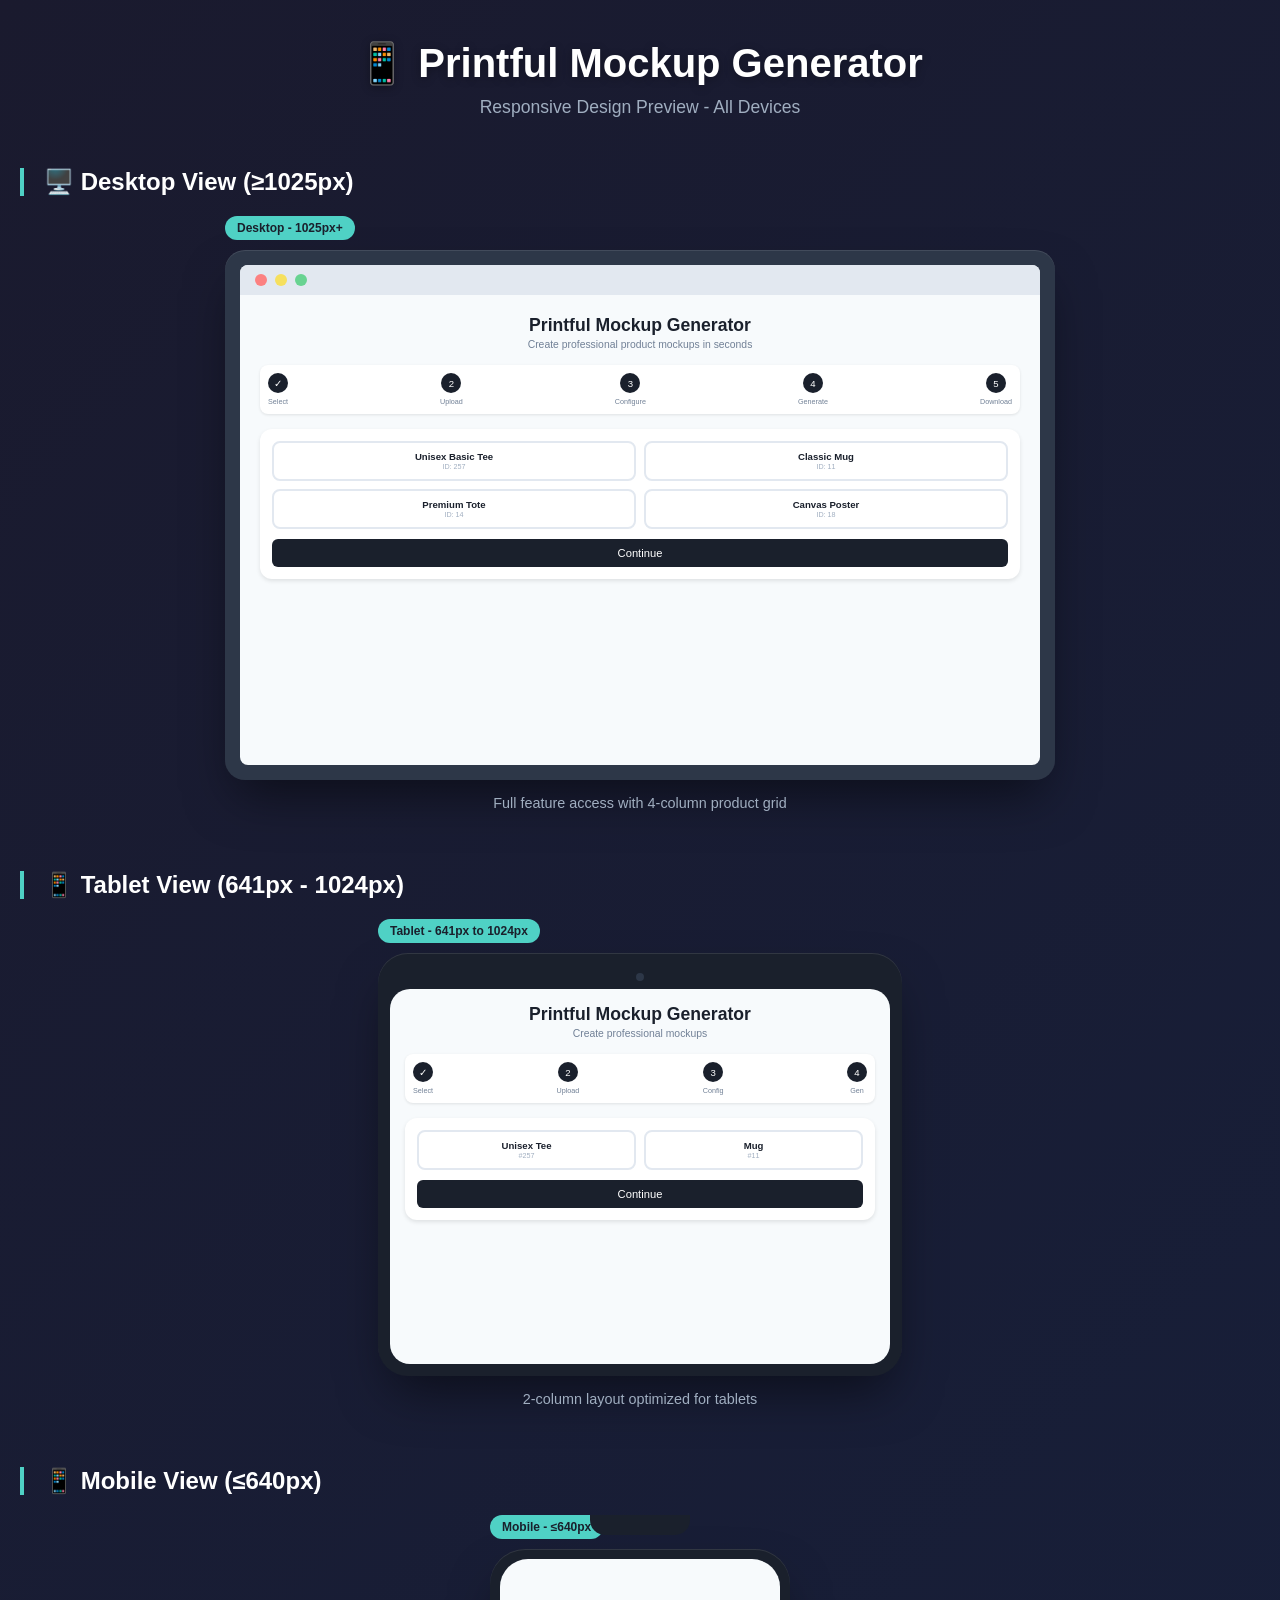
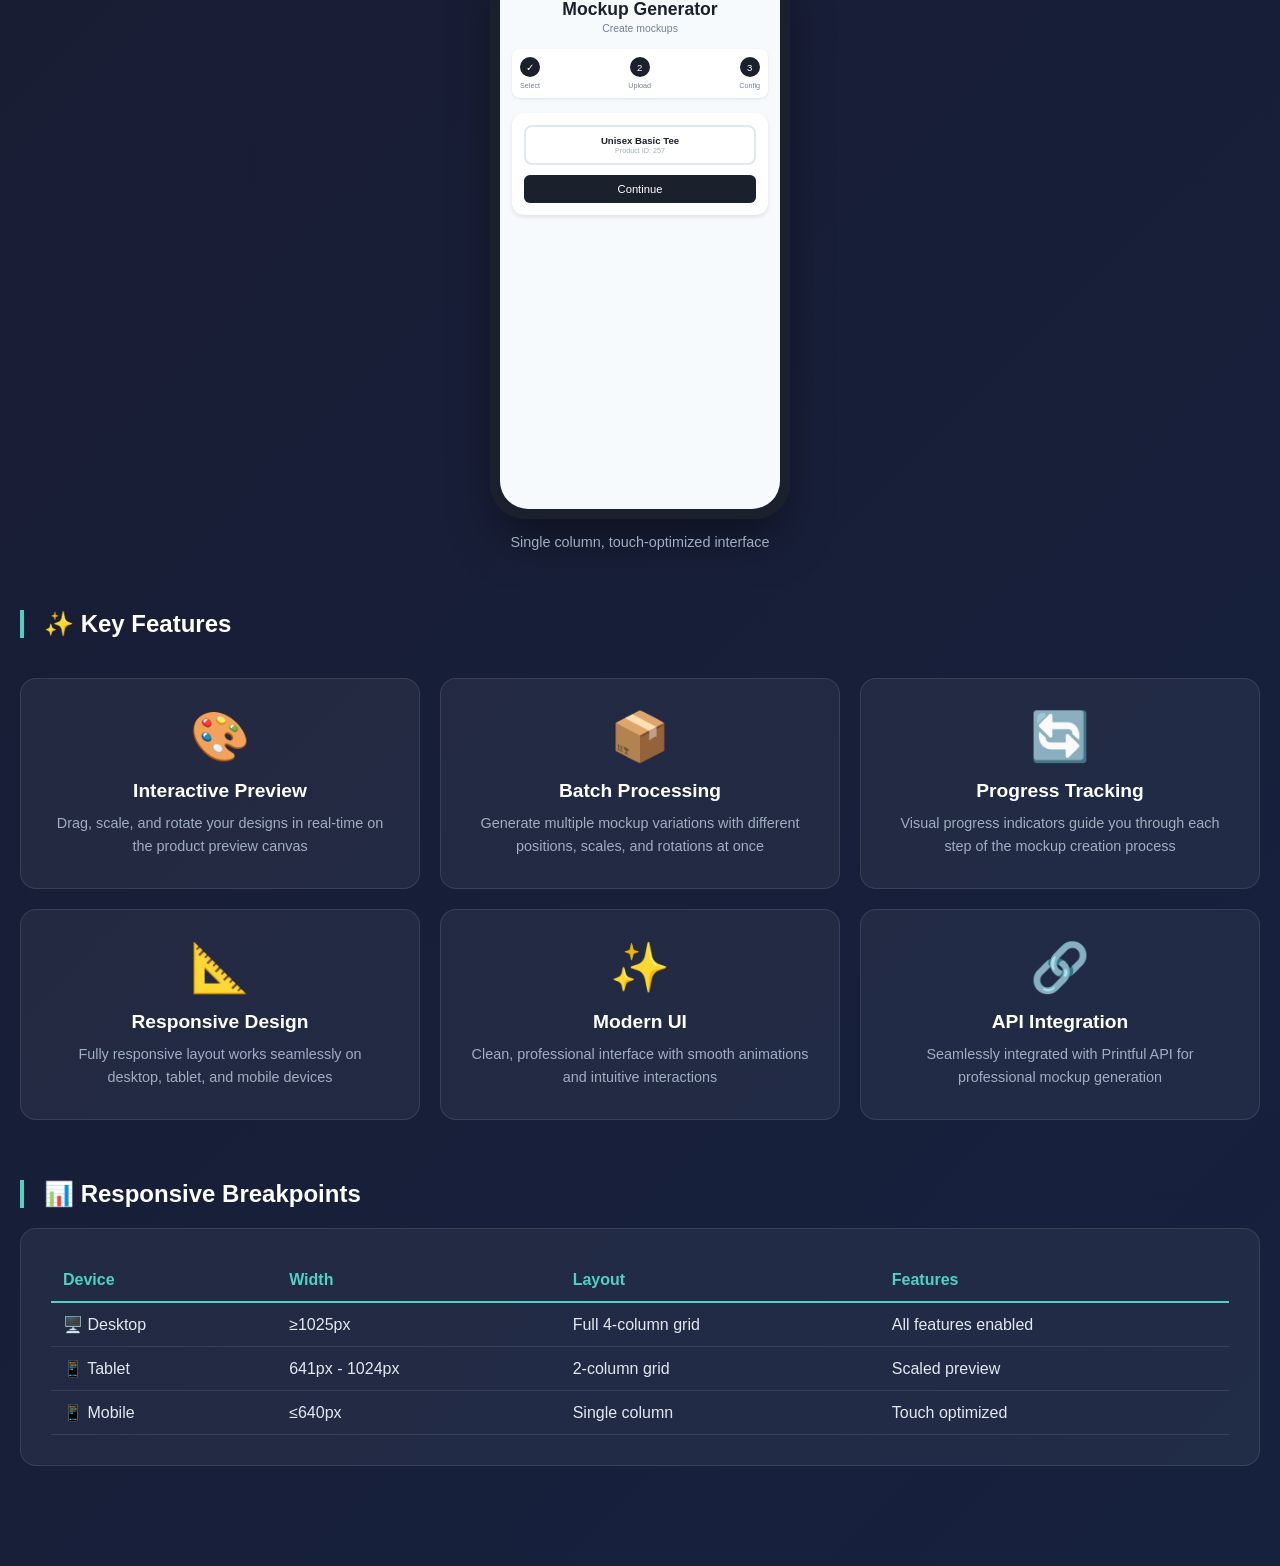
<file: PREVIEW_MOCKUPS.html>
<!doctype html>
<html lang="en">
  <head>
    <meta charset="UTF-8" />
    <meta name="viewport" content="width=device-width, initial-scale=1.0" />
    <title>Printful Mockup Generator - Device Preview</title>
    <style>
      * {
        margin: 0;
        padding: 0;
        box-sizing: border-box;
      }

      body {
        font-family: "Segoe UI", Tahoma, Geneva, Verdana, sans-serif;
        background: linear-gradient(135deg, #1a1a2e 0%, #16213e 100%);
        min-height: 100vh;
        padding: 40px 20px;
      }

      .preview-header {
        text-align: center;
        margin-bottom: 50px;
      }

      .preview-header h1 {
        color: white;
        font-size: 2.5rem;
        margin-bottom: 10px;
        text-shadow: 0 2px 10px rgba(0, 0, 0, 0.3);
      }

      .preview-header p {
        color: #a0aec0;
        font-size: 1.1rem;
      }

      .preview-section {
        margin-bottom: 60px;
      }

      .preview-section h2 {
        color: white;
        font-size: 1.5rem;
        margin-bottom: 20px;
        padding-left: 20px;
        border-left: 4px solid #4fd1c5;
      }

      .device-container {
        display: flex;
        justify-content: center;
        align-items: flex-start;
        gap: 40px;
        flex-wrap: wrap;
      }

      /* Desktop Preview */
      .desktop-wrapper {
        perspective: 1000px;
      }

      .desktop-frame {
        background: #2d3748;
        border-radius: 20px;
        padding: 15px;
        box-shadow:
          0 25px 50px -12px rgba(0, 0, 0, 0.5),
          inset 0 1px 0 rgba(255, 255, 255, 0.1);
      }

      .desktop-screen {
        width: 800px;
        height: 500px;
        background: #f7fafc;
        border-radius: 8px;
        overflow: hidden;
        position: relative;
      }

      .desktop-toolbar {
        height: 30px;
        background: #e2e8f0;
        display: flex;
        align-items: center;
        padding: 0 15px;
        gap: 8px;
      }

      .desktop-dot {
        width: 12px;
        height: 12px;
        border-radius: 50%;
      }

      .desktop-dot.red {
        background: #fc8181;
      }
      .desktop-dot.yellow {
        background: #f6e05e;
      }
      .desktop-dot.green {
        background: #68d391;
      }

      .desktop-content {
        padding: 20px;
        height: calc(100% - 30px);
        overflow: auto;
      }

      .desktop-label {
        text-align: center;
        margin-top: 15px;
        color: #a0aec0;
        font-size: 0.9rem;
      }

      /* Tablet Preview */
      .tablet-wrapper {
        perspective: 1000px;
      }

      .tablet-frame {
        background: #1a202c;
        border-radius: 30px;
        padding: 12px;
        box-shadow:
          0 25px 50px -12px rgba(0, 0, 0, 0.5),
          inset 0 1px 0 rgba(255, 255, 255, 0.1);
      }

      .tablet-screen {
        width: 500px;
        height: 375px;
        background: #f7fafc;
        border-radius: 20px;
        overflow: hidden;
      }

      .tablet-camera {
        width: 8px;
        height: 8px;
        background: #2d3748;
        border-radius: 50%;
        margin: 8px auto;
      }

      .tablet-content {
        padding: 15px;
        height: calc(100% - 24px);
        overflow: auto;
      }

      .tablet-label {
        text-align: center;
        margin-top: 15px;
        color: #a0aec0;
        font-size: 0.9rem;
      }

      /* Mobile Preview */
      .mobile-wrapper {
        perspective: 1000px;
      }

      .mobile-frame {
        background: #1a202c;
        border-radius: 35px;
        padding: 10px;
        box-shadow:
          0 25px 50px -12px rgba(0, 0, 0, 0.5),
          inset 0 1px 0 rgba(255, 255, 255, 0.1);
      }

      .mobile-screen {
        width: 280px;
        height: 550px;
        background: #f7fafc;
        border-radius: 28px;
        overflow: hidden;
        position: relative;
      }

      .mobile-notch {
        width: 100px;
        height: 20px;
        background: #1a202c;
        border-radius: 0 0 15px 15px;
        position: absolute;
        top: 0;
        left: 50%;
        transform: translateX(-50%);
        z-index: 10;
      }

      .mobile-content {
        padding: 40px 12px 20px;
        height: 100%;
        overflow: auto;
      }

      .mobile-label {
        text-align: center;
        margin-top: 15px;
        color: #a0aec0;
        font-size: 0.9rem;
      }

      /* Mock Content Styles */
      .mock-header {
        text-align: center;
        margin-bottom: 15px;
      }

      .mock-header h1 {
        font-size: 1.1rem;
        color: #1a202c;
        margin-bottom: 3px;
      }

      .mock-header p {
        font-size: 0.65rem;
        color: #718096;
      }

      .mock-progress {
        display: flex;
        justify-content: space-between;
        margin-bottom: 15px;
        padding: 8px;
        background: white;
        border-radius: 8px;
        box-shadow: 0 1px 3px rgba(0, 0, 0, 0.1);
      }

      .mock-step {
        display: flex;
        flex-direction: column;
        align-items: center;
        gap: 4px;
      }

      .mock-step-num {
        width: 20px;
        height: 20px;
        border-radius: 50%;
        background: #1a202c;
        color: white;
        font-size: 0.6rem;
        display: flex;
        align-items: center;
        justify-content: center;
      }

      .mock-step-label {
        font-size: 0.45rem;
        color: #718096;
      }

      .mock-card {
        background: white;
        border-radius: 12px;
        padding: 12px;
        box-shadow: 0 2px 4px rgba(0, 0, 0, 0.1);
      }

      .mock-products {
        display: grid;
        grid-template-columns: repeat(2, 1fr);
        gap: 8px;
      }

      .mock-product {
        border: 2px solid #e2e8f0;
        border-radius: 8px;
        padding: 8px;
        text-align: center;
      }

      .mock-product-name {
        font-size: 0.6rem;
        font-weight: 600;
        color: #1a202c;
      }

      .mock-product-id {
        font-size: 0.45rem;
        color: #a0aec0;
      }

      .mock-btn {
        background: #1a202c;
        color: white;
        border: none;
        border-radius: 6px;
        padding: 8px 16px;
        font-size: 0.7rem;
        margin-top: 10px;
        width: 100%;
      }

      /* Features Grid */
      .features-grid {
        display: grid;
        grid-template-columns: repeat(3, 1fr);
        gap: 20px;
        margin-top: 40px;
      }

      .feature-card {
        background: rgba(255, 255, 255, 0.05);
        border-radius: 16px;
        padding: 30px;
        text-align: center;
        border: 1px solid rgba(255, 255, 255, 0.1);
        transition: transform 0.3s;
      }

      .feature-card:hover {
        transform: translateY(-5px);
      }

      .feature-icon {
        font-size: 3rem;
        margin-bottom: 15px;
      }

      .feature-card h3 {
        color: white;
        font-size: 1.2rem;
        margin-bottom: 10px;
      }

      .feature-card p {
        color: #a0aec0;
        font-size: 0.9rem;
        line-height: 1.6;
      }

      /* Device size indicators */
      .size-indicator {
        display: inline-block;
        background: #4fd1c5;
        color: #1a202c;
        padding: 5px 12px;
        border-radius: 20px;
        font-size: 0.75rem;
        font-weight: 600;
        margin-bottom: 10px;
      }

      @media (max-width: 900px) {
        .desktop-screen {
          width: 100%;
          max-width: 800px;
          height: 400px;
        }
      }

      @media (max-width: 600px) {
        .device-container {
          gap: 30px;
        }

        .tablet-screen {
          width: 100%;
          max-width: 400px;
        }

        .features-grid {
          grid-template-columns: 1fr;
        }
      }
    </style>
  </head>
  <body>
    <div class="preview-header">
      <h1>📱 Printful Mockup Generator</h1>
      <p>Responsive Design Preview - All Devices</p>
    </div>

    <!-- Desktop Preview -->
    <div class="preview-section">
      <h2>🖥️ Desktop View (≥1025px)</h2>
      <div class="device-container">
        <div class="desktop-wrapper">
          <span class="size-indicator">Desktop - 1025px+</span>
          <div class="desktop-frame">
            <div class="desktop-screen">
              <div class="desktop-toolbar">
                <span class="desktop-dot red"></span>
                <span class="desktop-dot yellow"></span>
                <span class="desktop-dot green"></span>
              </div>
              <div class="desktop-content">
                <div class="mock-header">
                  <h1>Printful Mockup Generator</h1>
                  <p>Create professional product mockups in seconds</p>
                </div>

                <div class="mock-progress">
                  <div class="mock-step">
                    <span class="mock-step-num">✓</span>
                    <span class="mock-step-label">Select</span>
                  </div>
                  <div class="mock-step">
                    <span class="mock-step-num">2</span>
                    <span class="mock-step-label">Upload</span>
                  </div>
                  <div class="mock-step">
                    <span class="mock-step-num">3</span>
                    <span class="mock-step-label">Configure</span>
                  </div>
                  <div class="mock-step">
                    <span class="mock-step-num">4</span>
                    <span class="mock-step-label">Generate</span>
                  </div>
                  <div class="mock-step">
                    <span class="mock-step-num">5</span>
                    <span class="mock-step-label">Download</span>
                  </div>
                </div>

                <div class="mock-card">
                  <div class="mock-products">
                    <div class="mock-product">
                      <div class="mock-product-name">Unisex Basic Tee</div>
                      <div class="mock-product-id">ID: 257</div>
                    </div>
                    <div class="mock-product">
                      <div class="mock-product-name">Classic Mug</div>
                      <div class="mock-product-id">ID: 11</div>
                    </div>
                    <div class="mock-product">
                      <div class="mock-product-name">Premium Tote</div>
                      <div class="mock-product-id">ID: 14</div>
                    </div>
                    <div class="mock-product">
                      <div class="mock-product-name">Canvas Poster</div>
                      <div class="mock-product-id">ID: 18</div>
                    </div>
                  </div>
                  <button class="mock-btn">Continue</button>
                </div>
              </div>
            </div>
          </div>
          <p class="desktop-label">
            Full feature access with 4-column product grid
          </p>
        </div>
      </div>
    </div>

    <!-- Tablet Preview -->
    <div class="preview-section">
      <h2>📱 Tablet View (641px - 1024px)</h2>
      <div class="device-container">
        <div class="tablet-wrapper">
          <span class="size-indicator">Tablet - 641px to 1024px</span>
          <div class="tablet-frame">
            <div class="tablet-camera"></div>
            <div class="tablet-screen">
              <div class="tablet-content">
                <div class="mock-header">
                  <h1>Printful Mockup Generator</h1>
                  <p>Create professional mockups</p>
                </div>

                <div class="mock-progress">
                  <div class="mock-step">
                    <span class="mock-step-num">✓</span>
                    <span class="mock-step-label">Select</span>
                  </div>
                  <div class="mock-step">
                    <span class="mock-step-num">2</span>
                    <span class="mock-step-label">Upload</span>
                  </div>
                  <div class="mock-step">
                    <span class="mock-step-num">3</span>
                    <span class="mock-step-label">Config</span>
                  </div>
                  <div class="mock-step">
                    <span class="mock-step-num">4</span>
                    <span class="mock-step-label">Gen</span>
                  </div>
                </div>

                <div class="mock-card">
                  <div class="mock-products">
                    <div class="mock-product">
                      <div class="mock-product-name">Unisex Tee</div>
                      <div class="mock-product-id">#257</div>
                    </div>
                    <div class="mock-product">
                      <div class="mock-product-name">Mug</div>
                      <div class="mock-product-id">#11</div>
                    </div>
                  </div>
                  <button class="mock-btn">Continue</button>
                </div>
              </div>
            </div>
          </div>
          <p class="tablet-label">2-column layout optimized for tablets</p>
        </div>
      </div>
    </div>

    <!-- Mobile Preview -->
    <div class="preview-section">
      <h2>📱 Mobile View (≤640px)</h2>
      <div class="device-container">
        <div class="mobile-wrapper">
          <span class="size-indicator">Mobile - ≤640px</span>
          <div class="mobile-frame">
            <div class="mobile-notch"></div>
            <div class="mobile-screen">
              <div class="mobile-content">
                <div class="mock-header">
                  <h1>Mockup Generator</h1>
                  <p>Create mockups</p>
                </div>

                <div class="mock-progress">
                  <div class="mock-step">
                    <span class="mock-step-num">✓</span>
                    <span class="mock-step-label">Select</span>
                  </div>
                  <div class="mock-step">
                    <span class="mock-step-num">2</span>
                    <span class="mock-step-label">Upload</span>
                  </div>
                  <div class="mock-step">
                    <span class="mock-step-num">3</span>
                    <span class="mock-step-label">Config</span>
                  </div>
                </div>

                <div class="mock-card">
                  <div class="mock-products" style="grid-template-columns: 1fr">
                    <div class="mock-product">
                      <div class="mock-product-name">Unisex Basic Tee</div>
                      <div class="mock-product-id">Product ID: 257</div>
                    </div>
                  </div>
                  <button class="mock-btn">Continue</button>
                </div>
              </div>
            </div>
          </div>
          <p class="mobile-label">Single column, touch-optimized interface</p>
        </div>
      </div>
    </div>

    <!-- Key Features -->
    <div class="preview-section">
      <h2>✨ Key Features</h2>
      <div class="features-grid">
        <div class="feature-card">
          <div class="feature-icon">🎨</div>
          <h3>Interactive Preview</h3>
          <p>
            Drag, scale, and rotate your designs in real-time on the product
            preview canvas
          </p>
        </div>
        <div class="feature-card">
          <div class="feature-icon">📦</div>
          <h3>Batch Processing</h3>
          <p>
            Generate multiple mockup variations with different positions,
            scales, and rotations at once
          </p>
        </div>
        <div class="feature-card">
          <div class="feature-icon">🔄</div>
          <h3>Progress Tracking</h3>
          <p>
            Visual progress indicators guide you through each step of the mockup
            creation process
          </p>
        </div>
        <div class="feature-card">
          <div class="feature-icon">📐</div>
          <h3>Responsive Design</h3>
          <p>
            Fully responsive layout works seamlessly on desktop, tablet, and
            mobile devices
          </p>
        </div>
        <div class="feature-card">
          <div class="feature-icon">✨</div>
          <h3>Modern UI</h3>
          <p>
            Clean, professional interface with smooth animations and intuitive
            interactions
          </p>
        </div>
        <div class="feature-card">
          <div class="feature-icon">🔗</div>
          <h3>API Integration</h3>
          <p>
            Seamlessly integrated with Printful API for professional mockup
            generation
          </p>
        </div>
      </div>
    </div>

    <!-- Responsive Breakpoints Summary -->
    <div class="preview-section">
      <h2>📊 Responsive Breakpoints</h2>
      <div
        style="
          background: rgba(255, 255, 255, 0.05);
          border-radius: 16px;
          padding: 30px;
          border: 1px solid rgba(255, 255, 255, 0.1);
        "
      >
        <table style="width: 100%; color: #e2e8f0; border-collapse: collapse">
          <thead>
            <tr style="border-bottom: 2px solid #4fd1c5">
              <th style="text-align: left; padding: 12px; color: #4fd1c5">
                Device
              </th>
              <th style="text-align: left; padding: 12px; color: #4fd1c5">
                Width
              </th>
              <th style="text-align: left; padding: 12px; color: #4fd1c5">
                Layout
              </th>
              <th style="text-align: left; padding: 12px; color: #4fd1c5">
                Features
              </th>
            </tr>
          </thead>
          <tbody>
            <tr style="border-bottom: 1px solid rgba(255, 255, 255, 0.1)">
              <td style="padding: 12px">🖥️ Desktop</td>
              <td style="padding: 12px">≥1025px</td>
              <td style="padding: 12px">Full 4-column grid</td>
              <td style="padding: 12px">All features enabled</td>
            </tr>
            <tr style="border-bottom: 1px solid rgba(255, 255, 255, 0.1)">
              <td style="padding: 12px">📱 Tablet</td>
              <td style="padding: 12px">641px - 1024px</td>
              <td style="padding: 12px">2-column grid</td>
              <td style="padding: 12px">Scaled preview</td>
            </tr>
            <tr style="border-bottom: 1px solid rgba(255, 255, 255, 0.1)">
              <td style="padding: 12px">📱 Mobile</td>
              <td style="padding: 12px">≤640px</td>
              <td style="padding: 12px">Single column</td>
              <td style="padding: 12px">Touch optimized</td>
            </tr>
          </tbody>
        </table>
      </div>
    </div>
  </body>
</html>
</file>
